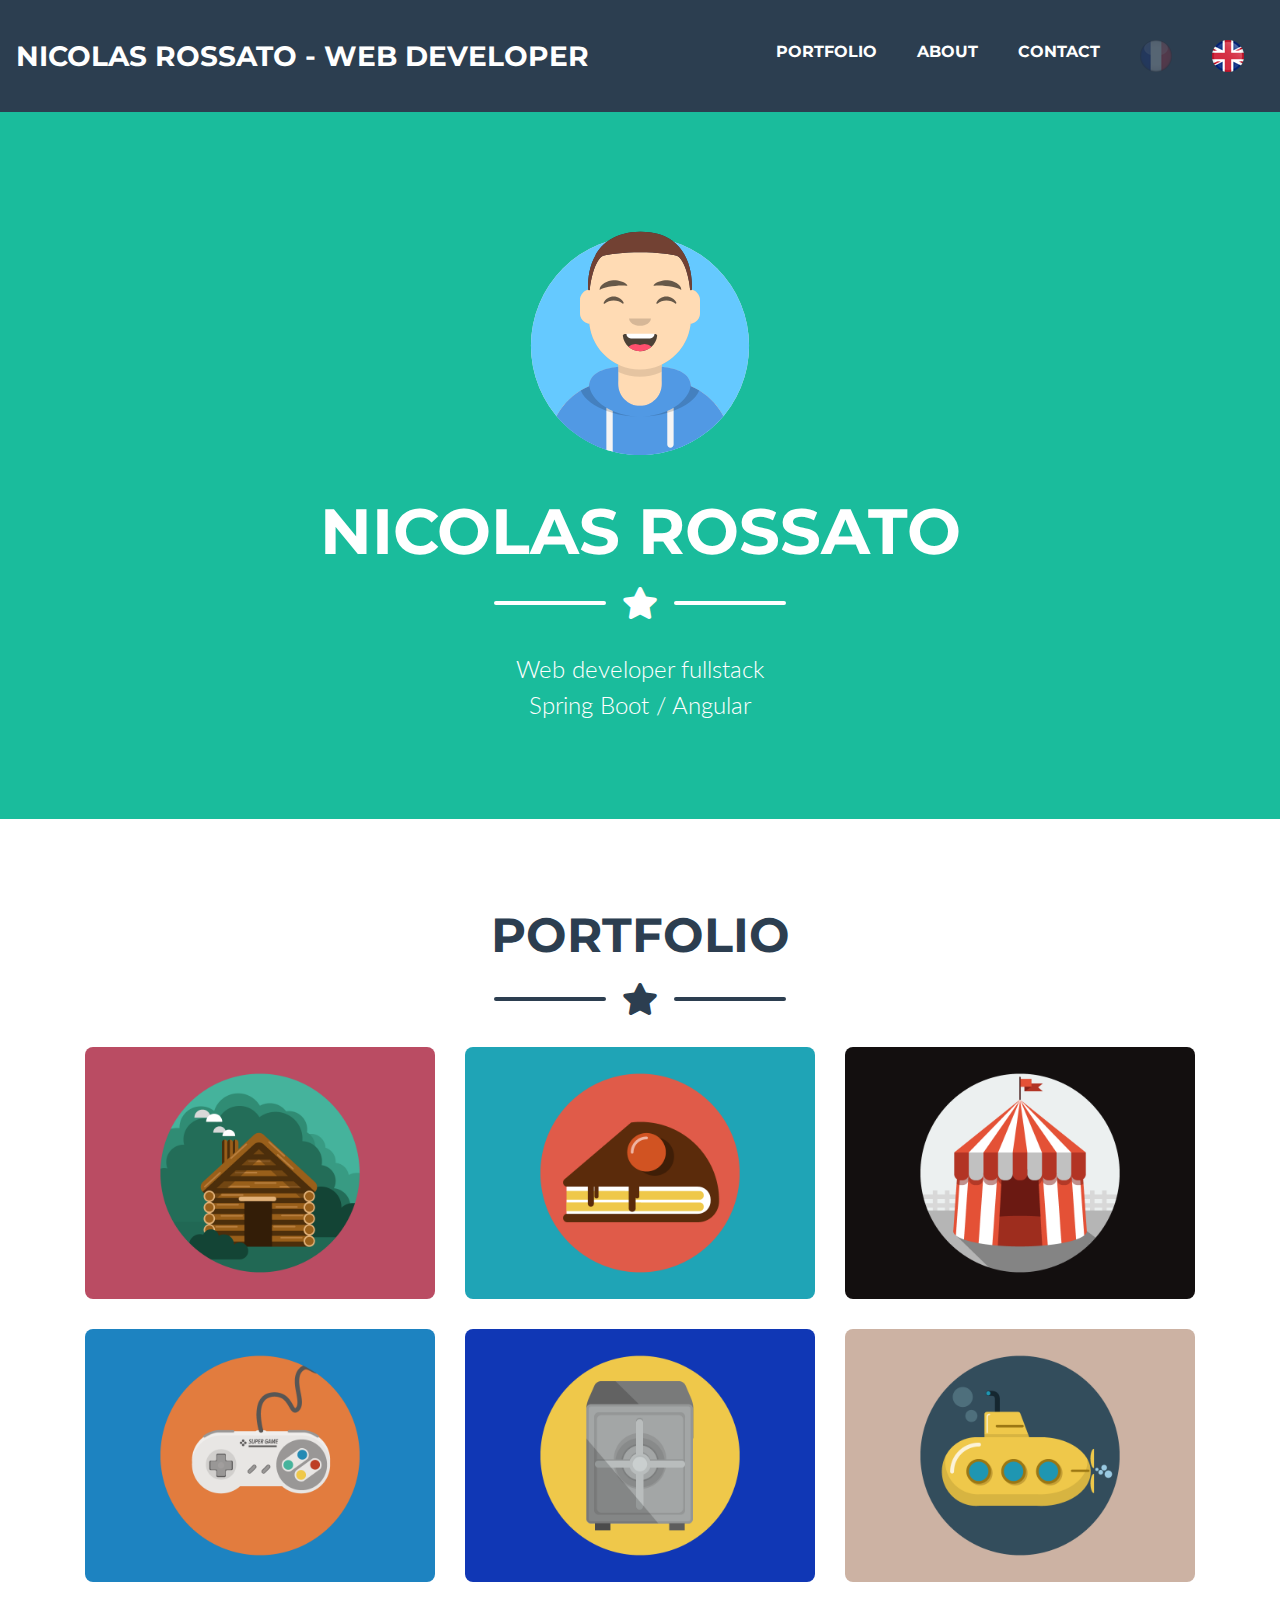
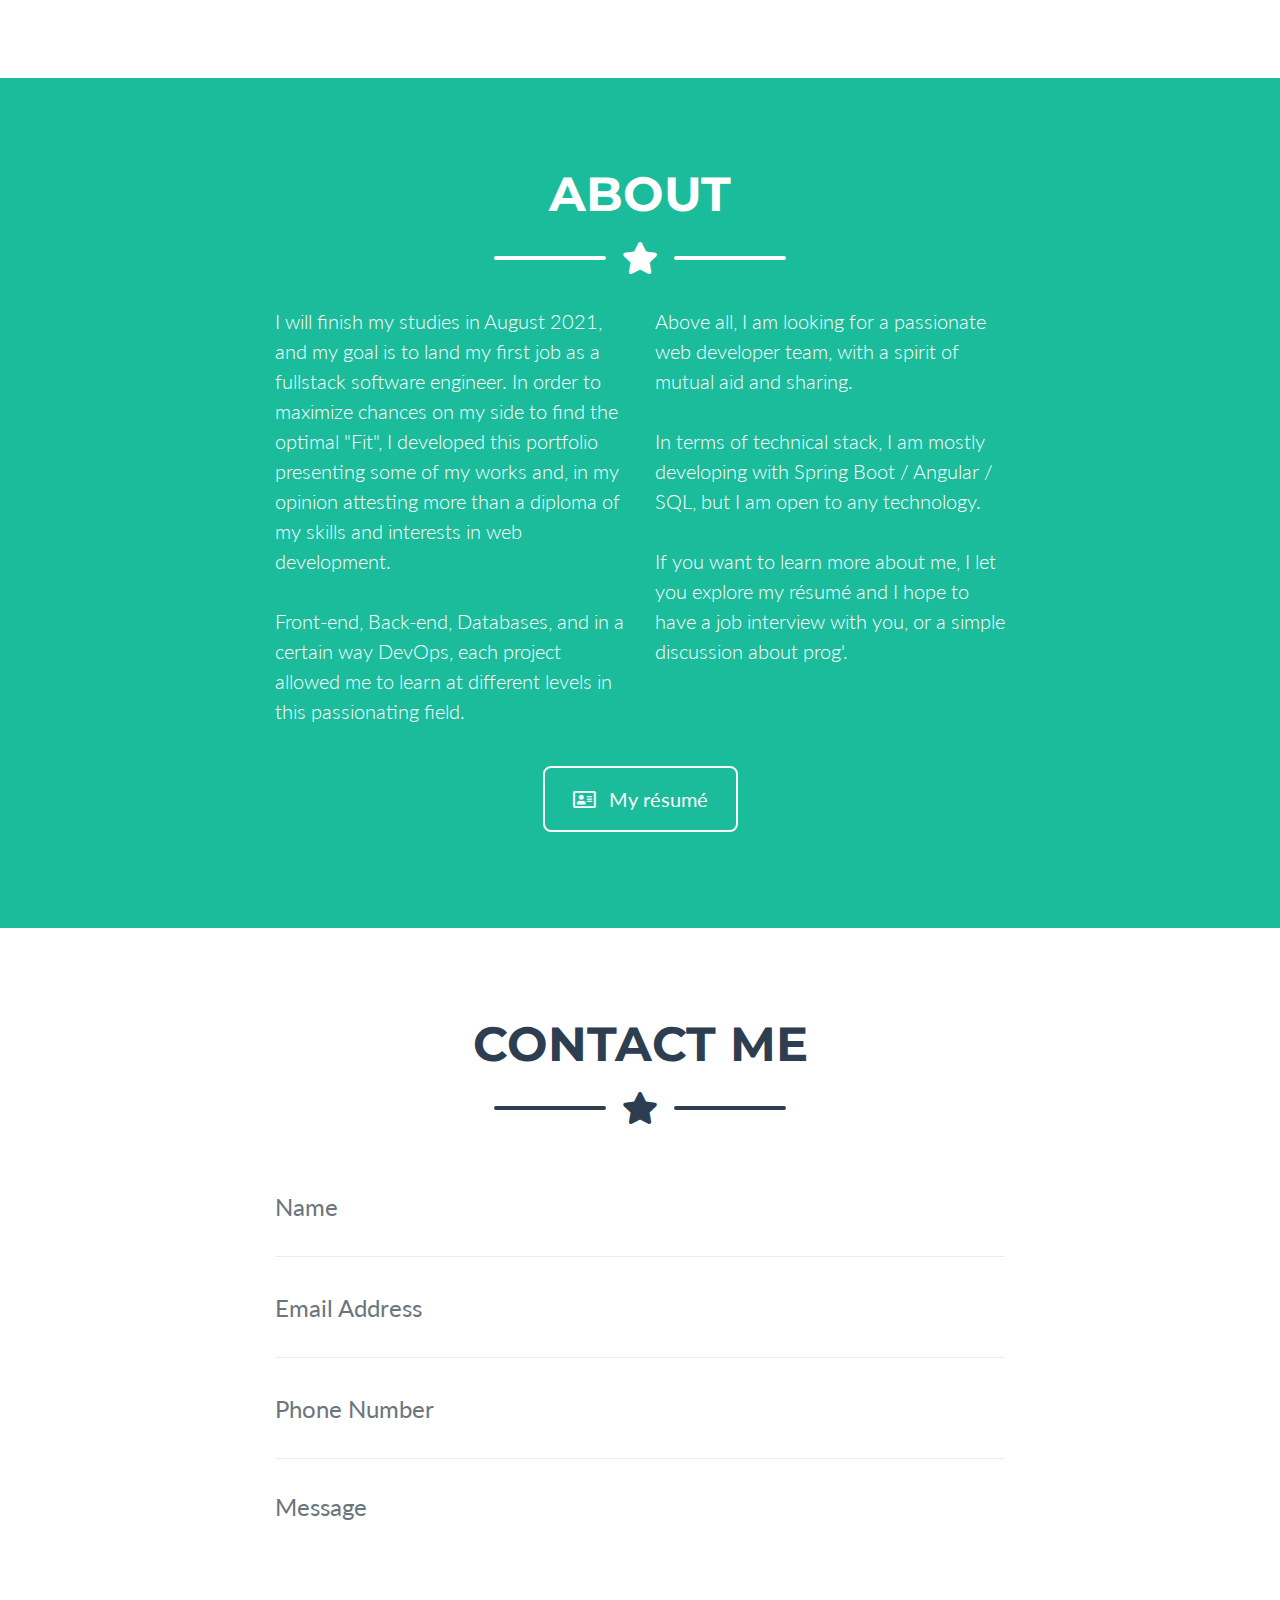
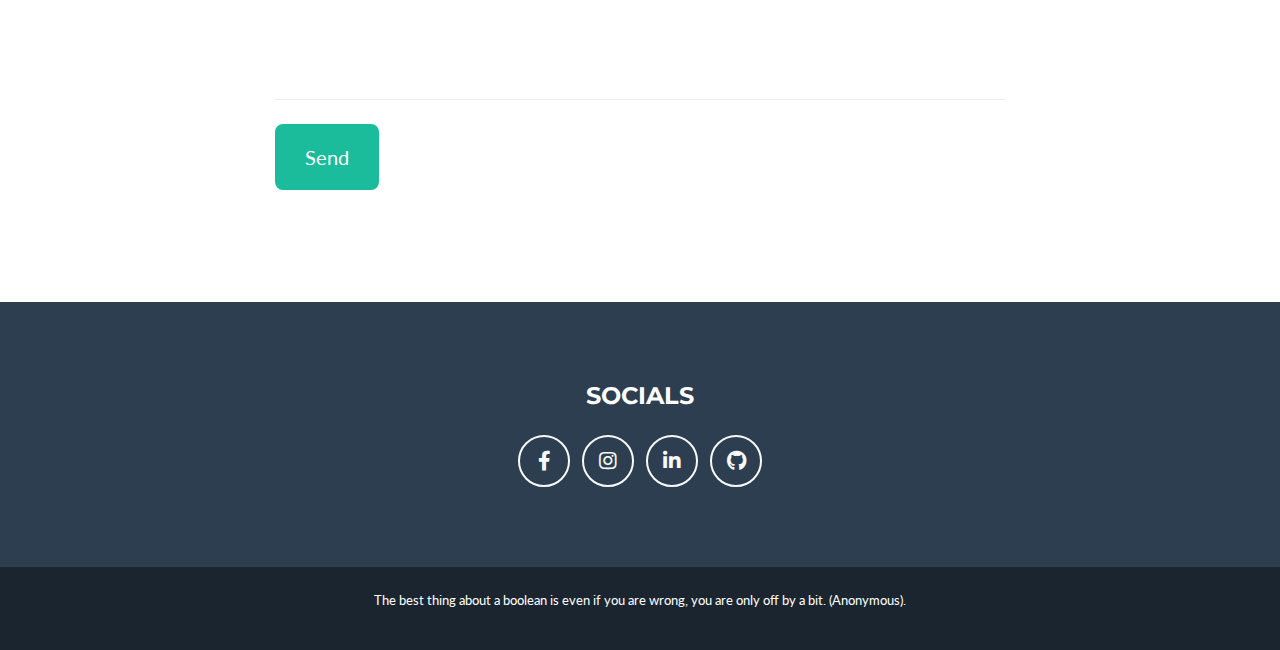
<file: index.html>
<!DOCTYPE html>
<html lang="en">

<head>
  <meta charset="utf-8">
  <meta name="viewport" content="width=device-width, initial-scale=1, shrink-to-fit=no">
  <meta name="description" content="">
  <meta name="author" content="">

  <title>Nicolas Rossato's Portfolio</title>

  <!-- Custom fonts for this theme -->
  <link href="vendor/fontawesome-free/css/all.min.css" rel="stylesheet" type="text/css">
  <link href="https://fonts.googleapis.com/css?family=Montserrat:400,700" rel="stylesheet" type="text/css">
  <link href="https://fonts.googleapis.com/css?family=Lato:400,700,400italic,700italic" rel="stylesheet" type="text/css">

  <!-- Theme CSS -->
  <link href="css/freelancer.min.css" rel="stylesheet">
  <link href="css/custom.css" rel="stylesheet">

</head>

<body id="page-top">

  <!-- Navigation -->
  <nav class="navbar navbar-expand-lg bg-secondary text-uppercase fixed-top" id="mainNav">
    <a class="navbar-brand text-wrap" href="#page-top">Nicolas ROSSATO - WEB developer</a>
    <button class="navbar-toggler navbar-toggler-right text-uppercase font-weight-bold bg-primary text-white rounded" type="button" data-toggle="collapse" data-target="#navbarResponsive" aria-controls="navbarResponsive" aria-expanded="false" aria-label="Toggle navigation">
      Menu
      <i class="fas fa-bars"></i>
    </button>
    <div class="collapse navbar-collapse" id="navbarResponsive">
      <ul class="navbar-nav ml-auto">
        <li class="nav-item mx-0 mx-lg-1">
          <a class="nav-link py-3 px-0 px-lg-3 rounded" href="#portfolio">Portfolio</a>
        </li>
        <li class="nav-item mx-0 mx-lg-1">
          <a class="nav-link py-3 px-0 px-lg-3 rounded" href="#about">About</a>
        </li>
        <li class="nav-item mx-0 mx-lg-1">
          <a class="nav-link py-3 px-0 px-lg-3 rounded" href="#contact">Contact</a>
        </li>
        <li class="nav-item mx-0 mx-lg-1">
          <a class="nav-link py-3 px-0 px-lg-3 rounded" href="./fr.html">
            <img src="img/language/france-flag-3d-round-icon-32.png" class="languageflag">
          </a>
        </li>
        <li class="nav-item mx-0 mx-lg-1 ">
          <a class="nav-link py-3 px-0 px-lg-3 rounded">
            <img src="img/language/united-kingdom-flag-button-round-icon-32.png">
          </a>
        </li>
      </ul>
    </div>
</nav>

  <!-- Masthead -->
  <header class="masthead bg-primary text-white text-center">
    <div class="container d-flex align-items-center flex-column">

      <!-- Masthead Avatar Image -->
      <img class="masthead-avatar mb-5" src="img/avataar.svg" alt="">

      <!-- Masthead Heading -->
      <h1 class="masthead-heading text-uppercase mb-0">Nicolas rossato</h1>

      <!-- Icon Divider -->
      <div class="divider-custom divider-light">
        <div class="divider-custom-line"></div>
        <div class="divider-custom-icon">
          <i class="fas fa-star"></i>
        </div>
        <div class="divider-custom-line"></div>
      </div>

      <!-- Masthead Subheading -->
      <p class="masthead-subheading font-weight-light mb-0">Web developer fullstack</p>
      <p class="masthead-subheading font-weight-light mb-0">Spring Boot / Angular</p>

    </div>
  </header>

  <!-- Portfolio Section -->
  <section class="page-section portfolio" id="portfolio">
    <div class="container">

      <!-- Portfolio Section Heading -->
      <h2 class="page-section-heading text-center text-uppercase text-secondary mb-0">Portfolio</h2>

      <!-- Icon Divider -->
      <div class="divider-custom">
        <div class="divider-custom-line"></div>
        <div class="divider-custom-icon">
          <i class="fas fa-star"></i>
        </div>
        <div class="divider-custom-line"></div>
      </div>

      <!-- Portfolio Grid Items -->
      <div class="row">

        <!-- Portfolio Item 1 -->
        
	        <div class="col-md-6 col-lg-4">
	            <a href="projets/html/pong.html">
	          <div class="portfolio-item mx-auto">
	            <div class="portfolio-item-caption d-flex align-items-center justify-content-center h-100 w-100">
	              <div class="portfolio-item-caption-content text-center text-white">
	                <i class="fas fa-plus fa-3x"></i>
	              </div>
	            </div>
	            <img class="img-fluid" src="img/portfolio/cabin.png" alt="">
	          </div>
	          </a>
	        </div>

        <!-- Portfolio Item 2 -->
        <div class="col-md-6 col-lg-4">
          <div class="portfolio-item mx-auto" data-toggle="modal" data-target="#portfolioModal2">
            <div class="portfolio-item-caption d-flex align-items-center justify-content-center h-100 w-100">
              <div class="portfolio-item-caption-content text-center text-white">
                <i class="fas fa-plus fa-3x"></i>
              </div>
            </div>
            <img class="img-fluid" src="img/portfolio/cake.png" alt="">
          </div>
        </div>

        <!-- Portfolio Item 3 -->
        <div class="col-md-6 col-lg-4">
          <div class="portfolio-item mx-auto" data-toggle="modal" data-target="#portfolioModal3">
            <div class="portfolio-item-caption d-flex align-items-center justify-content-center h-100 w-100">
              <div class="portfolio-item-caption-content text-center text-white">
                <i class="fas fa-plus fa-3x"></i>
              </div>
            </div>
            <img class="img-fluid" src="img/portfolio/circus.png" alt="">
          </div>
        </div>

        <!-- Portfolio Item 4 -->
        <div class="col-md-6 col-lg-4">
          <div class="portfolio-item mx-auto" data-toggle="modal" data-target="#portfolioModal4">
            <div class="portfolio-item-caption d-flex align-items-center justify-content-center h-100 w-100">
              <div class="portfolio-item-caption-content text-center text-white">
                <i class="fas fa-plus fa-3x"></i>
              </div>
            </div>
            <img class="img-fluid" src="img/portfolio/game.png" alt="">
          </div>
        </div>

        <!-- Portfolio Item 5 -->
        <div class="col-md-6 col-lg-4">
          <div class="portfolio-item mx-auto" data-toggle="modal" data-target="#portfolioModal5">
            <div class="portfolio-item-caption d-flex align-items-center justify-content-center h-100 w-100">
              <div class="portfolio-item-caption-content text-center text-white">
                <i class="fas fa-plus fa-3x"></i>
              </div>
            </div>
            <img class="img-fluid" src="img/portfolio/safe.png" alt="">
          </div>
        </div>

        <!-- Portfolio Item 6 -->
        <div class="col-md-6 col-lg-4">
          <div class="portfolio-item mx-auto" data-toggle="modal" data-target="#portfolioModal6">
            <div class="portfolio-item-caption d-flex align-items-center justify-content-center h-100 w-100">
              <div class="portfolio-item-caption-content text-center text-white">
                <i class="fas fa-plus fa-3x"></i>
              </div>
            </div>
            <img class="img-fluid" src="img/portfolio/submarine.png" alt="">
          </div>
        </div>

      </div>
      <!-- /.row -->

    </div>
  </section>

  <!-- About Section -->
  <section class="page-section bg-primary text-white mb-0" id="about">
    <div class="container">

      <!-- About Section Heading -->
      <h2 class="page-section-heading text-center text-uppercase text-white">About</h2>

      <!-- Icon Divider -->
      <div class="divider-custom divider-light">
        <div class="divider-custom-line"></div>
        <div class="divider-custom-icon">
          <i class="fas fa-star"></i>
        </div>
        <div class="divider-custom-line"></div>
      </div>

      <!-- About Section Content -->
      <div class="row">
        <div class="col-lg-4 ml-auto">
          <p class="lead">I will finish my studies in August 2021, and my goal is to land my first job as a fullstack software engineer. 
            In order to maximize chances on my side to find the optimal "Fit", I developed this portfolio presenting some of my works and, in my opinion attesting more than a diploma 
            of my skills and interests in web development. 
            <br><br>
            Front-end, Back-end, Databases, and in a certain way DevOps, each project allowed me to learn at different levels in this passionating field. 
          </p>
        </div>
        <div class="col-lg-4 mr-auto">
          <p class="lead">Above all, I am looking for a passionate web developer team, with a spirit of mutual aid and sharing. 
            <br><br>
            In terms of technical stack, 
            I am mostly developing with Spring Boot / Angular / SQL, but I am open to any technology. 
            <br><br>
            If you want to learn more about me, I let you explore my résumé and I hope
            to have a job interview with you, or a simple discussion about prog'. 
          </p>
        </div>
      </div>

      <!-- About Section Button -->
      <div class="text-center mt-4">
        <a class="btn btn-xl btn-outline-light" href="./cv.html">
          <i class="far fa-address-card mr-2"></i>
          My résumé
        </a>
      </div>

    </div>
  </section>

  <!-- Contact Section -->
  <section class="page-section" id="contact">
    <div class="container">

      <!-- Contact Section Heading -->
      <h2 class="page-section-heading text-center text-uppercase text-secondary mb-0">Contact Me</h2>

      <!-- Icon Divider -->
      <div class="divider-custom">
        <div class="divider-custom-line"></div>
        <div class="divider-custom-icon">
          <i class="fas fa-star"></i>
        </div>
        <div class="divider-custom-line"></div>
      </div>

      <!-- Contact Section Form -->
      <div class="row">
        <div class="col-lg-8 mx-auto">
          <!-- To configure the contact form email address, go to mail/contact_me.php and update the email address in the PHP file on line 19. -->
          <form name="sentMessage" id="contactForm" novalidate="novalidate">
            <div class="control-group">
              <div class="form-group floating-label-form-group controls mb-0 pb-2">
                <label>Name</label>
                <input class="form-control" id="name" type="text" placeholder="Name" required="required" data-validation-required-message="Please enter your name.">
                <p class="help-block text-danger"></p>
              </div>
            </div>
            <div class="control-group">
              <div class="form-group floating-label-form-group controls mb-0 pb-2">
                <label>Email Address</label>
                <input class="form-control" id="email" type="email" placeholder="Email Address" required="required" data-validation-required-message="Please enter your email address.">
                <p class="help-block text-danger"></p>
              </div>
            </div>
            <div class="control-group">
              <div class="form-group floating-label-form-group controls mb-0 pb-2">
                <label>Phone Number</label>
                <input class="form-control" id="phone" type="tel" placeholder="Phone Number" required="required" data-validation-required-message="Please enter your phone number.">
                <p class="help-block text-danger"></p>
              </div>
            </div>
            <div class="control-group">
              <div class="form-group floating-label-form-group controls mb-0 pb-2">
                <label>Message</label>
                <textarea class="form-control" id="message" rows="5" placeholder="Message" required="required" data-validation-required-message="Please enter a message."></textarea>
                <p class="help-block text-danger"></p>
              </div>
            </div>
            <br>
            <div id="success"></div>
            <div class="form-group">
              <button type="submit" class="btn btn-primary btn-xl" id="sendMessageButton">Send</button>
            </div>
          </form>
        </div>
      </div>

    </div>
  </section>

  <!-- Footer -->
  <footer class="footer text-center">
    <h4 class="text-uppercase mb-4">Socials</h4>
    <a class="btn btn-outline-light btn-social mx-1" href="https://www.facebook.com/nicolas.rossato/" target="_blank">
      <i class="fab fa-fw fa-facebook-f"></i>
    </a>
    <a class="btn btn-outline-light btn-social mx-1" href="https://www.instagram.com/nicolasrossato/" target="_blank">
      <i class="fab fa-fw fa-instagram"></i>
    </a>
    <a class="btn btn-outline-light btn-social mx-1" href="https://www.linkedin.com/in/nicolas-rossato-743204125/" target="_blank">
      <i class="fab fa-fw fa-linkedin-in"></i>
    </a>
    <a class="btn btn-outline-light btn-social mx-1" href="https://github.com/rossnico" target="_blank">
      <i class="fab fa-fw fa-github"></i>
    </a>
</footer>

  <!-- Copyright Section -->
  <section class="copyright py-4 text-center text-white">
    <div class="container">
      <small><blockquote id="quotationen"></blockquote>
      </small>
    </div>
  </section>

  <!-- Scroll to Top Button (Only visible on small and extra-small screen sizes) -->
  <div class="scroll-to-top d-lg-none position-fixed ">
    <a class="js-scroll-trigger d-block text-center text-white rounded" href="#page-top">
      <i class="fa fa-chevron-up"></i>
    </a>
  </div>

  <!-- Bootstrap core JavaScript -->
    <script src="https://code.jquery.com/jquery-3.2.1.min.js"></script>
    <script src="https://cdn.jsdelivr.net/npm/popper.js@1.16.0/dist/umd/popper.min.js" integrity="sha384-Q6E9RHvbIyZFJoft+2mJbHaEWldlvI9IOYy5n3zV9zzTtmI3UksdQRVvoxMfooAo" crossorigin="anonymous"></script>
    <script src="https://stackpath.bootstrapcdn.com/bootstrap/4.4.1/js/bootstrap.min.js" integrity="sha384-wfSDF2E50Y2D1uUdj0O3uMBJnjuUD4Ih7YwaYd1iqfktj0Uod8GCExl3Og8ifwB6" crossorigin="anonymous"></script>

  <!-- Contact Form JavaScript -->
  <script src="js/jqBootstrapValidation.js"></script>
  <script src="js/contact_me.js"></script>

  <!-- Custom scripts for this template -->
  <script src="js/freelancer.min.js"></script>
  <script src="js/custom.js"></script>

</body>

</html>
</file>
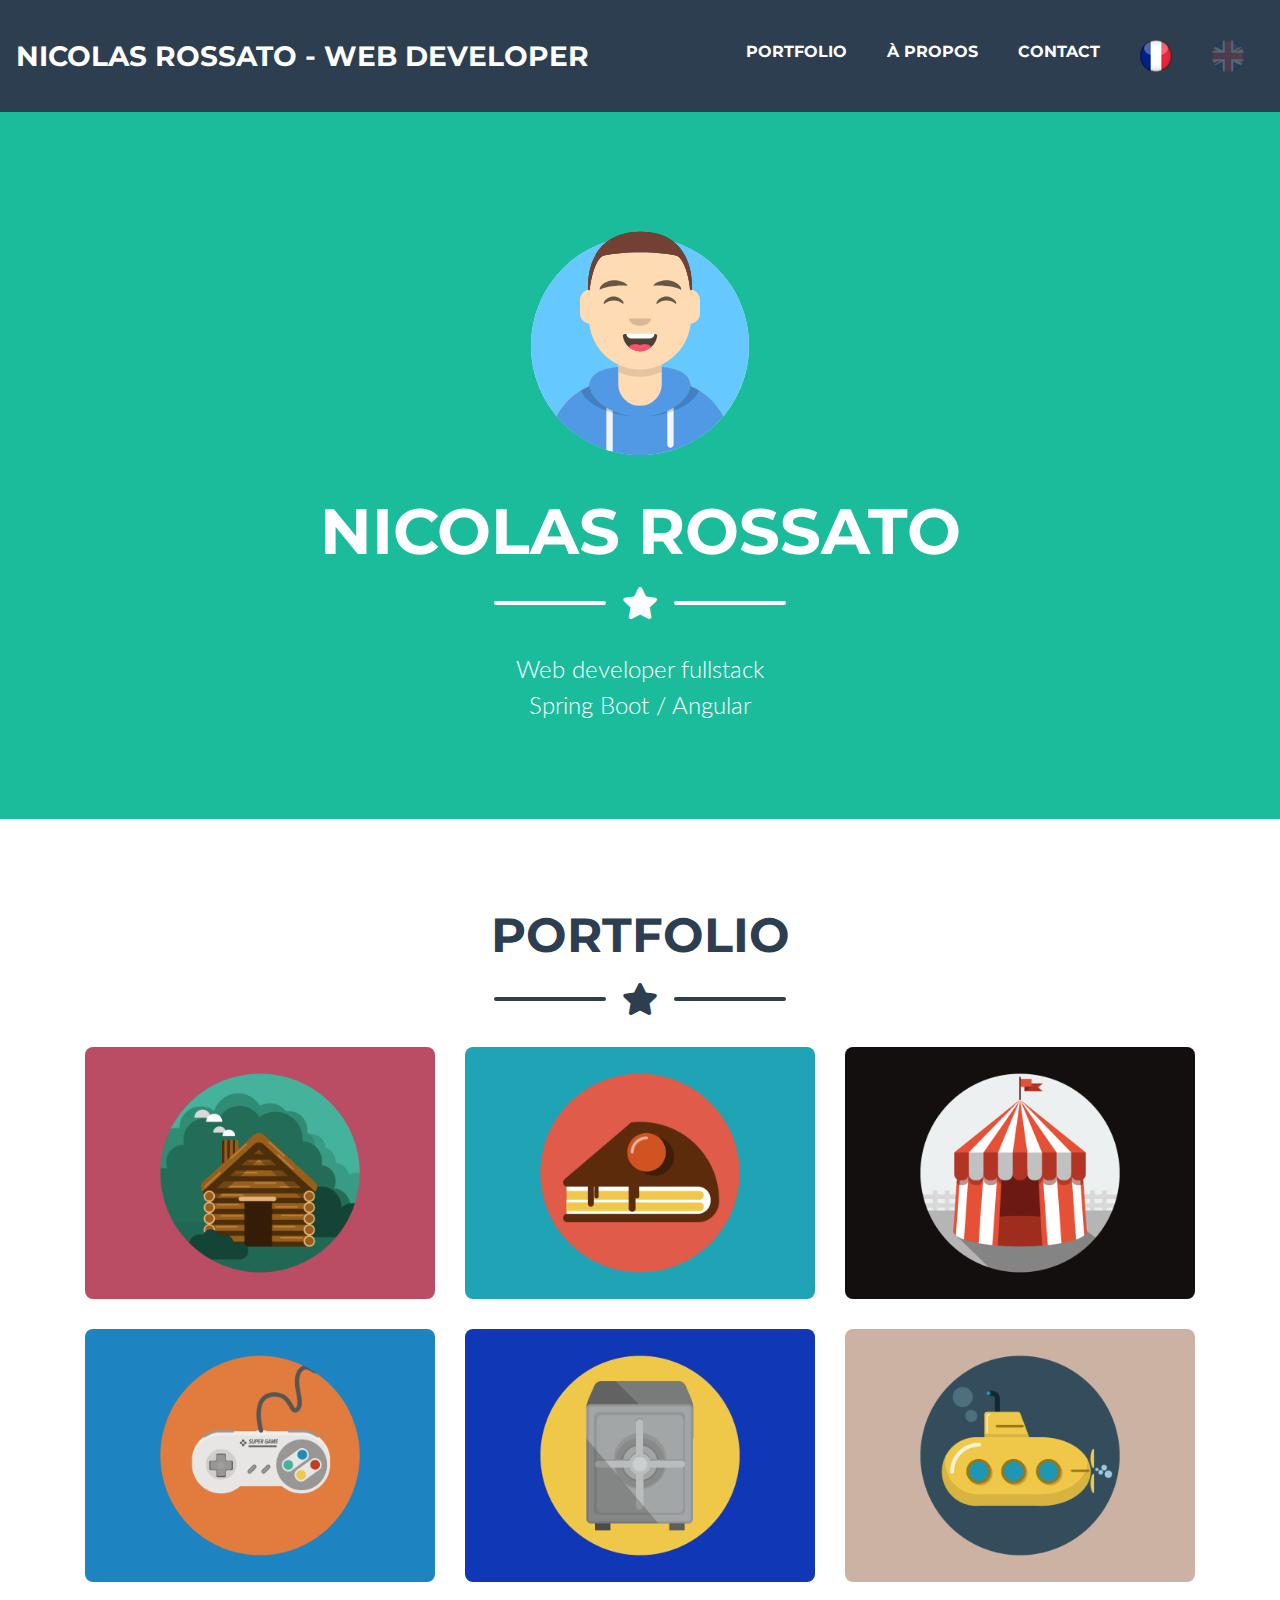
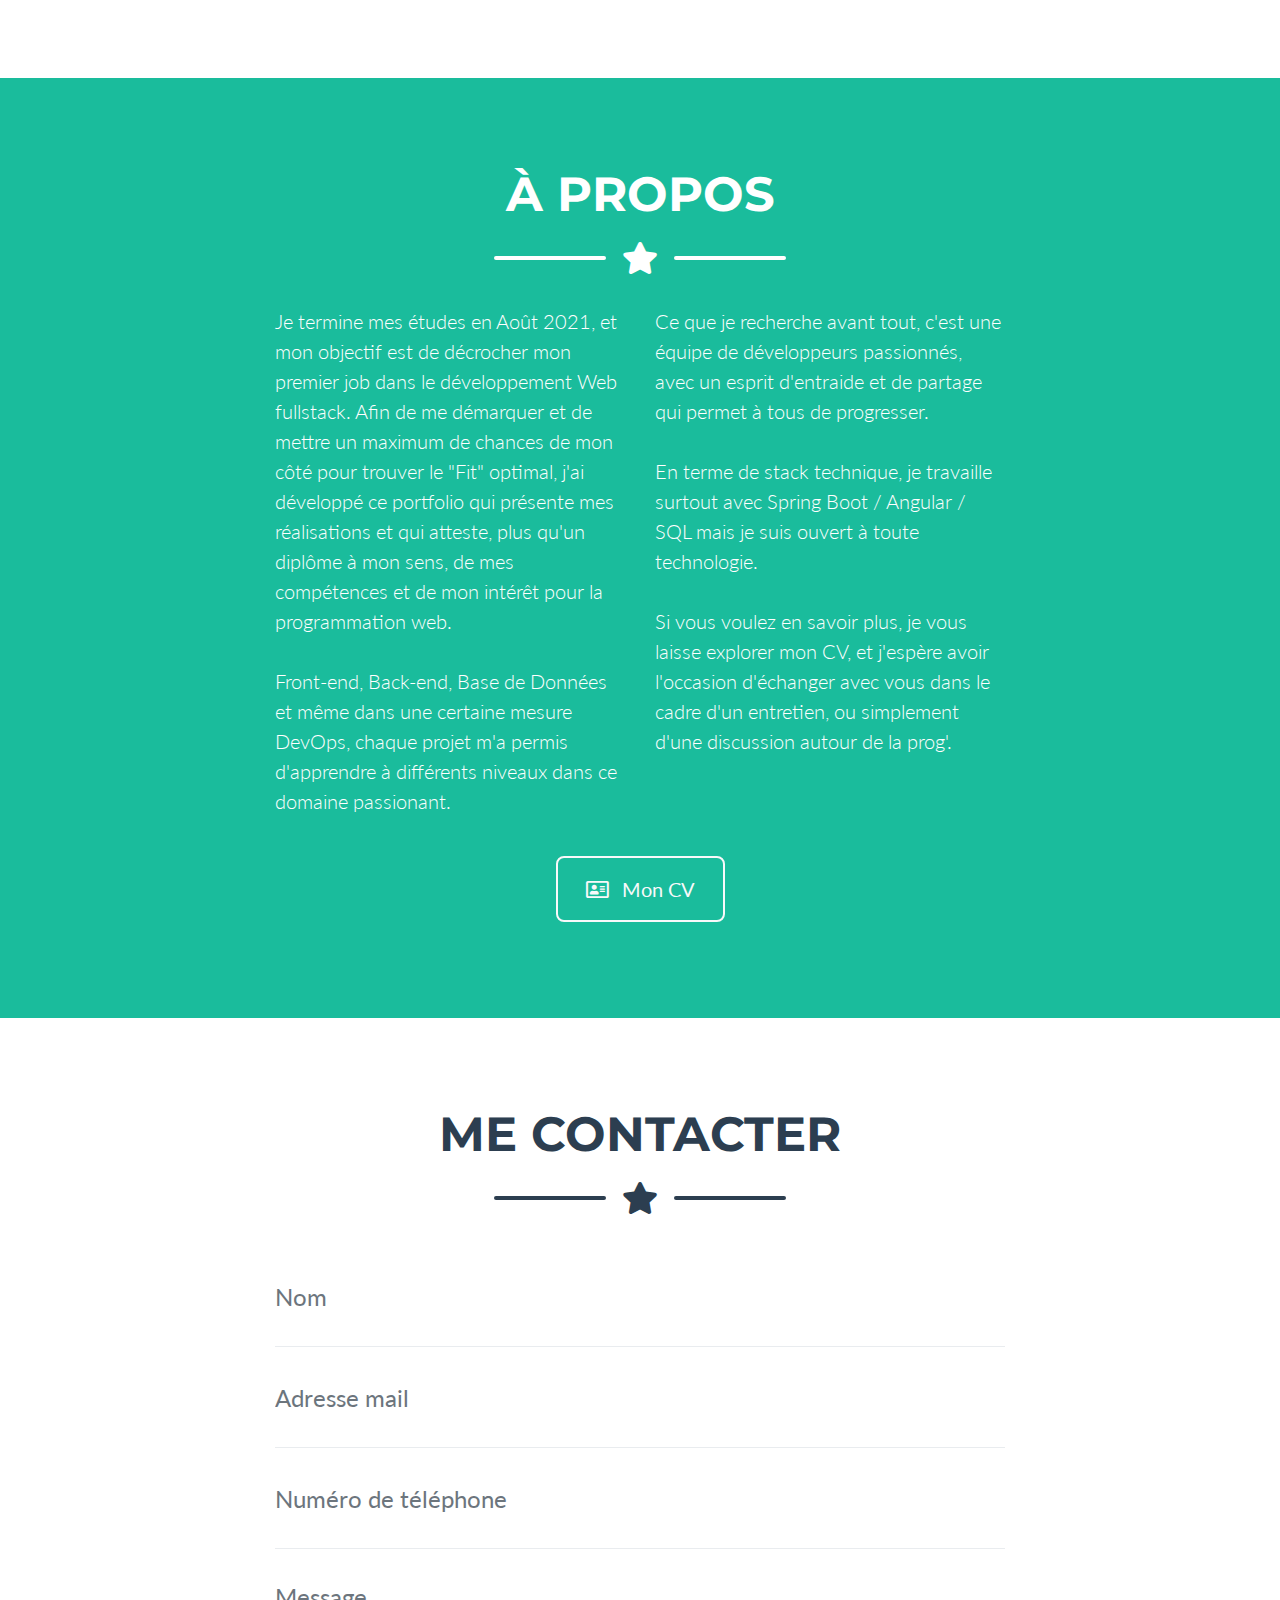
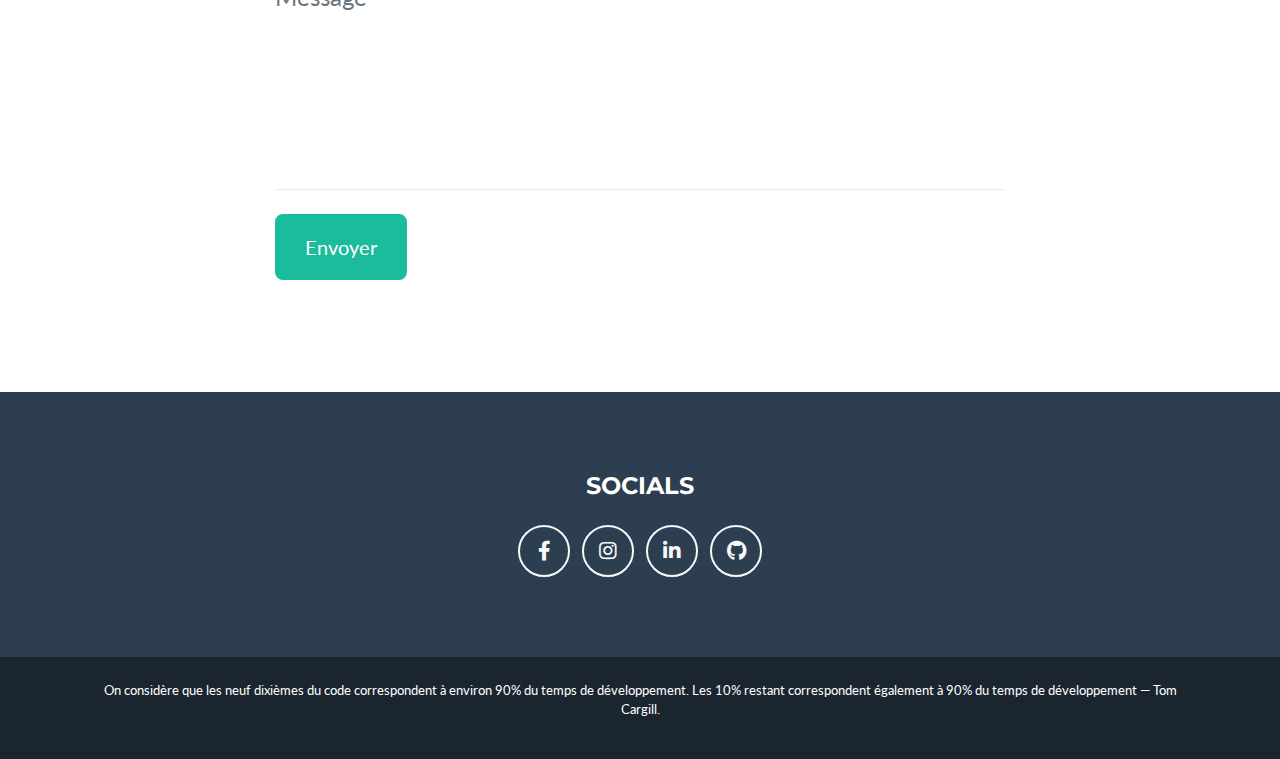
<file: fr.html>
<!DOCTYPE html>
<html lang="en">

<head>

  <meta charset="utf-8">
  <meta name="viewport" content="width=device-width, initial-scale=1, shrink-to-fit=no">
  <meta name="description" content="">
  <meta name="author" content="">

  <title>Portfolio de Nicolas Rossato</title>

  <!-- Custom fonts for this theme -->
  <link href="vendor/fontawesome-free/css/all.min.css" rel="stylesheet" type="text/css">
  <link href="https://fonts.googleapis.com/css?family=Montserrat:400,700" rel="stylesheet" type="text/css">
  <link href="https://fonts.googleapis.com/css?family=Lato:400,700,400italic,700italic" rel="stylesheet" type="text/css">

  <!-- Theme CSS -->
  <link href="css/freelancer.min.css" rel="stylesheet">
  <link href="css/custom.css" rel="stylesheet">

</head>

<body id="page-top">

  <!-- Navigation -->
  <nav class="navbar navbar-expand-lg bg-secondary text-uppercase fixed-top" id="mainNav">
      <a class="navbar-brand text-wrap" href="#page-top">Nicolas ROSSATO - WEB developer</a>
      <button class="navbar-toggler navbar-toggler-right text-uppercase font-weight-bold bg-primary text-white rounded" type="button" data-toggle="collapse" data-target="#navbarResponsive" aria-controls="navbarResponsive" aria-expanded="false" aria-label="Toggle navigation">
        Menu
        <i class="fas fa-bars"></i>
      </button>
      <div class="collapse navbar-collapse" id="navbarResponsive">
        <ul class="navbar-nav ml-auto">
          <li class="nav-item mx-0 mx-lg-1">
            <a class="nav-link py-3 px-0 px-lg-3 rounded" href="#portfolio">Portfolio</a>
          </li>
          <li class="nav-item mx-0 mx-lg-1">
            <a class="nav-link py-3 px-0 px-lg-3 rounded" href="#about">À propos</a>
          </li>
          <li class="nav-item mx-0 mx-lg-1">
            <a class="nav-link py-3 px-0 px-lg-3 rounded" href="#contact">Contact</a>
          </li>
          <li class="nav-item mx-0 mx-lg-1">
            <a class="nav-link py-3 px-0 px-lg-3 rounded" href="#">
              <img src="img/language/france-flag-3d-round-icon-32.png">
            </a>
          </li>
          <li class="nav-item mx-0 mx-lg-1 ">
            <a class="nav-link py-3 px-0 px-lg-3 rounded" href="./index.html">
              <img src="img/language/united-kingdom-flag-button-round-icon-32.png" class="languageflag" >
            </a>
          </li>
        </ul>
      </div>
  </nav>

  <!-- Masthead -->
  <header class="masthead bg-primary text-white text-center">
    <div class="container d-flex align-items-center flex-column">

      <!-- Masthead Avatar Image -->
      <img class="masthead-avatar mb-5" src="img/avataar.svg" alt="">

      <!-- Masthead Heading -->
      <h1 class="masthead-heading text-uppercase mb-0">Nicolas rossato</h1>

      <!-- Icon Divider -->
      <div class="divider-custom divider-light">
        <div class="divider-custom-line"></div>
        <div class="divider-custom-icon">
          <i class="fas fa-star"></i>
        </div>
        <div class="divider-custom-line"></div>
      </div>

      <!-- Masthead Subheading -->
      <p class="masthead-subheading font-weight-light mb-0">Web developer fullstack</p>
      <p class="masthead-subheading font-weight-light mb-0">Spring Boot / Angular</p>

    </div>
  </header>

  <!-- Portfolio Section -->
  <section class="page-section portfolio" id="portfolio">
    <div class="container">

      <!-- Portfolio Section Heading -->
      <h2 class="page-section-heading text-center text-uppercase text-secondary mb-0">Portfolio</h2>

      <!-- Icon Divider -->
      <div class="divider-custom">
        <div class="divider-custom-line"></div>
        <div class="divider-custom-icon">
          <i class="fas fa-star"></i>
        </div>
        <div class="divider-custom-line"></div>
      </div>

      <!-- Portfolio Grid Items -->
      <div class="row">

        <!-- Portfolio Item 1 -->
        
	        <div class="col-md-6 col-lg-4">
	            <a href="projets/html/pong.html">
	          <div class="portfolio-item mx-auto">
	            <div class="portfolio-item-caption d-flex align-items-center justify-content-center h-100 w-100">
	              <div class="portfolio-item-caption-content text-center text-white">
	                <i class="fas fa-plus fa-3x"></i>
	              </div>
	            </div>
	            <img class="img-fluid" src="img/portfolio/cabin.png" alt="">
	          </div>
	          </a>
	        </div>

        <!-- Portfolio Item 2 -->
        <div class="col-md-6 col-lg-4">
          <div class="portfolio-item mx-auto" data-toggle="modal" data-target="#portfolioModal2">
            <div class="portfolio-item-caption d-flex align-items-center justify-content-center h-100 w-100">
              <div class="portfolio-item-caption-content text-center text-white">
                <i class="fas fa-plus fa-3x"></i>
              </div>
            </div>
            <img class="img-fluid" src="img/portfolio/cake.png" alt="">
          </div>
        </div>

        <!-- Portfolio Item 3 -->
        <div class="col-md-6 col-lg-4">
          <div class="portfolio-item mx-auto" data-toggle="modal" data-target="#portfolioModal3">
            <div class="portfolio-item-caption d-flex align-items-center justify-content-center h-100 w-100">
              <div class="portfolio-item-caption-content text-center text-white">
                <i class="fas fa-plus fa-3x"></i>
              </div>
            </div>
            <img class="img-fluid" src="img/portfolio/circus.png" alt="">
          </div>
        </div>

        <!-- Portfolio Item 4 -->
        <div class="col-md-6 col-lg-4">
          <div class="portfolio-item mx-auto" data-toggle="modal" data-target="#portfolioModal4">
            <div class="portfolio-item-caption d-flex align-items-center justify-content-center h-100 w-100">
              <div class="portfolio-item-caption-content text-center text-white">
                <i class="fas fa-plus fa-3x"></i>
              </div>
            </div>
            <img class="img-fluid" src="img/portfolio/game.png" alt="">
          </div>
        </div>

        <!-- Portfolio Item 5 -->
        <div class="col-md-6 col-lg-4">
          <div class="portfolio-item mx-auto" data-toggle="modal" data-target="#portfolioModal5">
            <div class="portfolio-item-caption d-flex align-items-center justify-content-center h-100 w-100">
              <div class="portfolio-item-caption-content text-center text-white">
                <i class="fas fa-plus fa-3x"></i>
              </div>
            </div>
            <img class="img-fluid" src="img/portfolio/safe.png" alt="">
          </div>
        </div>

        <!-- Portfolio Item 6 -->
        <div class="col-md-6 col-lg-4">
          <div class="portfolio-item mx-auto" data-toggle="modal" data-target="#portfolioModal6">
            <div class="portfolio-item-caption d-flex align-items-center justify-content-center h-100 w-100">
              <div class="portfolio-item-caption-content text-center text-white">
                <i class="fas fa-plus fa-3x"></i>
              </div>
            </div>
            <img class="img-fluid" src="img/portfolio/submarine.png" alt="">
          </div>
        </div>

      </div>
      <!-- /.row -->

    </div>
  </section>

  <!-- About Section -->
  <section class="page-section bg-primary text-white mb-0" id="about">
    <div class="container">

      <!-- About Section Heading -->
      <h2 class="page-section-heading text-center text-uppercase text-white">À propos</h2>

      <!-- Icon Divider -->
      <div class="divider-custom divider-light">
        <div class="divider-custom-line"></div>
        <div class="divider-custom-icon">
          <i class="fas fa-star"></i>
        </div>
        <div class="divider-custom-line"></div>
      </div>

      <!-- About Section Content -->
      <div class="row">
        <div class="col-lg-4 ml-auto">
          <p class="lead">Je termine mes études en Août 2021, et mon objectif est de décrocher mon premier job dans le développement Web fullstack.
            Afin de me démarquer et de mettre un maximum de chances de mon côté pour trouver le "Fit" optimal, j'ai développé ce portfolio qui présente mes réalisations et qui atteste, 
            plus qu'un diplôme à mon sens, de mes compétences et de mon intérêt pour la programmation web. 
            <br>  <br>
            Front-end, Back-end, Base de Données et même dans une certaine mesure DevOps, 
            chaque projet m'a permis d'apprendre à différents niveaux dans ce domaine passionant.
          </p>
        </div>
        <div class="col-lg-4 mr-auto">
          <p class="lead">Ce que je recherche avant tout, c'est une équipe de développeurs passionnés, avec un esprit d'entraide et de partage qui permet à tous de progresser. 
            <br><br>
            En terme de stack technique, je travaille surtout avec Spring Boot / Angular / SQL mais je suis ouvert à toute technologie. 
            <br><br>
            Si vous voulez en savoir plus, je vous laisse explorer mon CV, et j'espère avoir
            l'occasion d'échanger avec vous dans le cadre d'un entretien, ou simplement d'une discussion autour de la prog'. 
          </p>
        </div>
      </div>

      <!-- About Section Button -->
      <div class="text-center mt-4">
        <a class="btn btn-xl btn-outline-light" href="./cv.html">
          <i class="far fa-address-card mr-2"></i>
          Mon CV
        </a>
      </div>

    </div>
  </section>

  <!-- Contact Section -->
  <section class="page-section" id="contact">
    <div class="container">

      <!-- Contact Section Heading -->
      <h2 class="page-section-heading text-center text-uppercase text-secondary mb-0">Me contacter</h2>

      <!-- Icon Divider -->
      <div class="divider-custom">
        <div class="divider-custom-line"></div>
        <div class="divider-custom-icon">
          <i class="fas fa-star"></i>
        </div>
        <div class="divider-custom-line"></div>
      </div>

      <!-- Contact Section Form -->
      <div class="row">
        <div class="col-lg-8 mx-auto">
          <!-- To configure the contact form email address, go to mail/contact_me.php and update the email address in the PHP file on line 19. -->
          <form name="sentMessage" id="contactForm" novalidate="novalidate">
            <div class="control-group">
              <div class="form-group floating-label-form-group controls mb-0 pb-2">
                <label>Nom</label>
                <input class="form-control" id="name" type="text" placeholder="Nom" required="required" data-validation-required-message="Please enter your name.">
                <p class="help-block text-danger"></p>
              </div>
            </div>
            <div class="control-group">
              <div class="form-group floating-label-form-group controls mb-0 pb-2">
                <label>Adresse mail</label>
                <input class="form-control" id="email" type="email" placeholder="Adresse mail" required="required" data-validation-required-message="Please enter your email address.">
                <p class="help-block text-danger"></p>
              </div>
            </div>
            <div class="control-group">
              <div class="form-group floating-label-form-group controls mb-0 pb-2">
                <label>Numéro de téléphone</label>
                <input class="form-control" id="phone" type="tel" placeholder="Numéro de téléphone" required="required" data-validation-required-message="Please enter your phone number.">
                <p class="help-block text-danger"></p>
              </div>
            </div>
            <div class="control-group">
              <div class="form-group floating-label-form-group controls mb-0 pb-2">
                <label>Message</label>
                <textarea class="form-control" id="message" rows="5" placeholder="Message" required="required" data-validation-required-message="Please enter a message."></textarea>
                <p class="help-block tex  t-danger"></p>
              </div>
            </div>
            <br>
            <div id="success"></div>
            <div class="form-group">
              <button type="submit" class="btn btn-primary btn-xl" id="sendMessageButton">Envoyer</button>
            </div>
          </form>
        </div>
      </div>

    </div>
  </section>

  <!-- Footer -->
  <footer class="footer text-center">
          <h4 class="text-uppercase mb-4">Socials</h4>
          <a class="btn btn-outline-light btn-social mx-1" href="https://www.facebook.com/nicolas.rossato/" target="_blank">
            <i class="fab fa-fw fa-facebook-f"></i>
          </a>
          <a class="btn btn-outline-light btn-social mx-1" href="https://www.instagram.com/nicolasrossato/" target="_blank">
            <i class="fab fa-fw fa-instagram"></i>
          </a>
          <a class="btn btn-outline-light btn-social mx-1" href="https://www.linkedin.com/in/nicolas-rossato-743204125/" target="_blank">
            <i class="fab fa-fw fa-linkedin-in"></i>
          </a>
          <a class="btn btn-outline-light btn-social mx-1" href="https://github.com/rossnico" target="_blank">
            <i class="fab fa-fw fa-github"></i>
          </a>
  </footer>

  <!-- Copyright Section -->
  <section class="copyright py-4 text-center text-white">
    <div class="container">
      <small><blockquote id="quotationfr"></blockquote>
      </small>
    </div>
  </section>

  <!-- Scroll to Top Button (Only visible on small and extra-small screen sizes) -->
  <div class="scroll-to-top d-lg-none position-fixed ">
    <a class="js-scroll-trigger d-block text-center text-white rounded" href="#page-top">
      <i class="fa fa-chevron-up"></i>
    </a>
  </div>

  <!-- Bootstrap core JavaScript -->
    <script src="https://code.jquery.com/jquery-3.2.1.min.js"></script>
    <script src="https://cdn.jsdelivr.net/npm/popper.js@1.16.0/dist/umd/popper.min.js" integrity="sha384-Q6E9RHvbIyZFJoft+2mJbHaEWldlvI9IOYy5n3zV9zzTtmI3UksdQRVvoxMfooAo" crossorigin="anonymous"></script>
    <script src="https://stackpath.bootstrapcdn.com/bootstrap/4.4.1/js/bootstrap.min.js" integrity="sha384-wfSDF2E50Y2D1uUdj0O3uMBJnjuUD4Ih7YwaYd1iqfktj0Uod8GCExl3Og8ifwB6" crossorigin="anonymous"></script>

  <!-- Contact Form JavaScript -->
  <script src="js/jqBootstrapValidation.js"></script>
  <script src="js/contact_me.js"></script>

  <!-- Custom scripts for this template -->
  <script src="js/freelancer.min.js"></script>
  <script src="js/custom.js"></script>

</body>

</html>
</file>
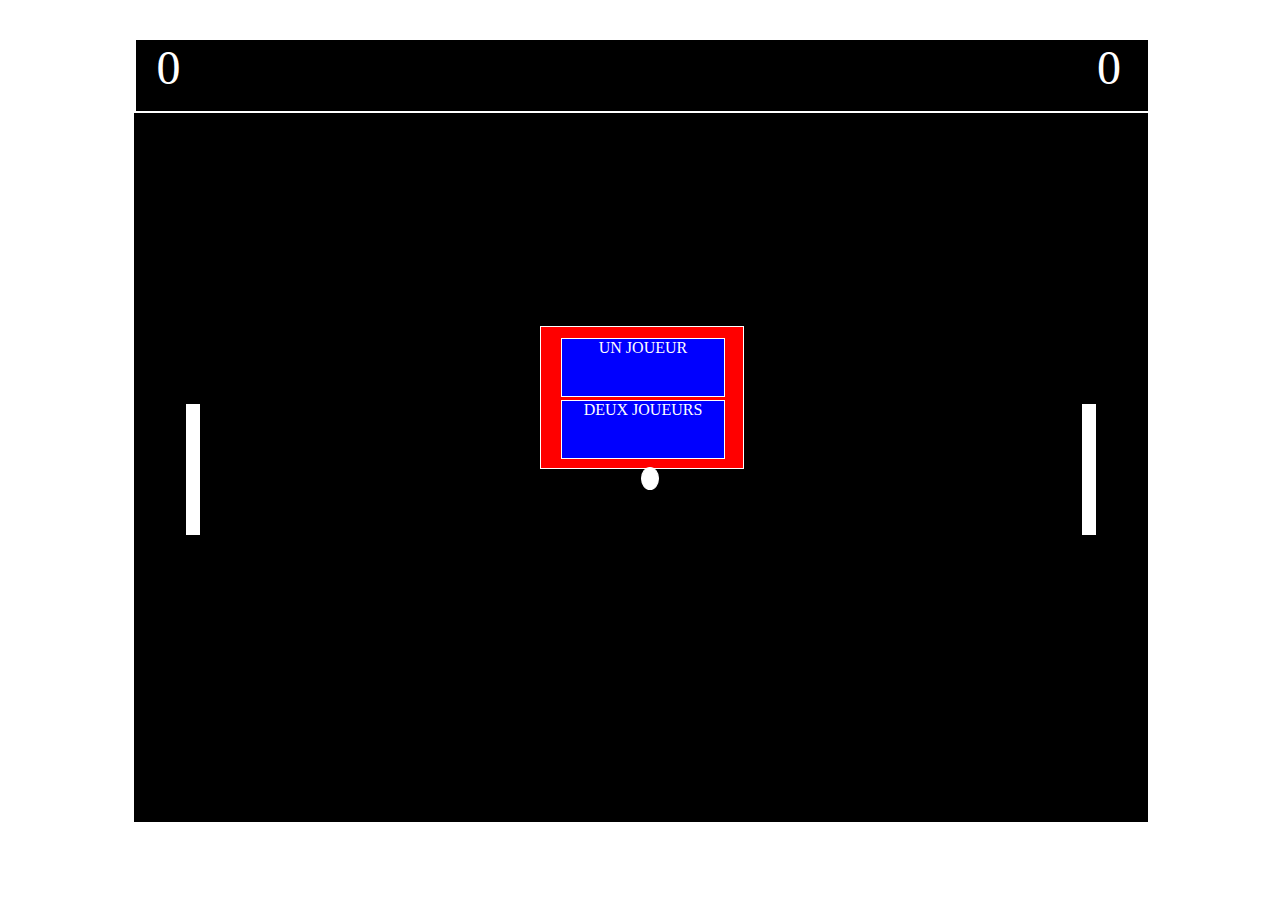
<file: projets/html/pong.html>
<html lang="en">
  	<head>
	    <meta charset="utf-8">
	    <meta name="viewport" content="width=device-width, initial-scale=1, shrink-to-fit=no">
	    <link rel="stylesheet" href="../css/pong.css">
	</head>



	<body>
		<div id="score">
			<span class="compteur" id="compteurj2"></span>
			<span class="compteur" id="compteurj1"></span>
		</div>
		<div id="board">
			<div id="menu">
				<div class="button" id="boutonun">
					UN JOUEUR
				</div>
				<div class="button" id="boutondeux">
					DEUX JOUEURS
				</div>
			</div>
			<div class="baton" id="baton1">
			</div>
			<div class="baton" id="baton2">
			</div>
			<div id="ball">
			</div>
		</div>
		<div id="demo">
		</div>
		<div id="demo1">
		</div>
		<div id="demo2">
		</div>
		<div id="demo3">
		</div>
	</body>


	<script>
//Raccourcis element
var menu = document.getElementById("menu");
var boutonun = document.getElementById("boutonun");
var boutondeux = document.getElementById("boutondeux");
var gamemode = 0;

//Variabilisation des fonctions
		var moveBatonTwoP = function(){movebaton2(event)};
		var moveBatonOneP = function(){movebaton1(event)};
		var stopBatonAll = function(){stopbaton(event)};
		var startTwoP = function(){twoPlayers()};
		var startOneP = function(){onePlayer()};
		var menuPrincipalFromOne = function(){displayMenu(1)};
		var menuPrincipalFromTwo = function(){displayMenu(2)};
//Menu Scores etc..
		boutondeux.addEventListener("click",startTwoP);
		boutonun.addEventListener("click",startOneP);

		var pointj1=0;
		var pointj2=0;
		document.getElementById("compteurj1").innerHTML = pointj1;
		document.getElementById("compteurj2").innerHTML = pointj2;

		function score(joueur){
			if (joueur==1){
				pointj1++;
				document.getElementById("compteurj1").innerHTML = pointj1;
			}
			if (joueur==2){
				pointj2++;
				document.getElementById("compteurj2").innerHTML = pointj2;
			}
		}


//Pour bouger les bâtons
		var baton1 = document.getElementById("baton1");
		var inter1;
		var inter2;
		var pos1 = 41;
		var pos2 = 41;
		var moving1 = false;
		var moving2 = false;


		function movebaton2(event){
			var key = event.keyCode;
			if (key == 80 && moving1 == false){
				inter1 = setInterval(baton11,0.01);
				moving1 = true;
			}

			if (key == 77 && moving1 == false){
				inter1 = setInterval(baton12,0.01);
				moving1 = true;
			}
			
			if (key == 65 && moving2 == false){
				inter2 = setInterval(baton21,0.01);
				moving2 = true;
			}

			if (key == 81 && moving2 == false){
				inter2 = setInterval(baton22,0.01);
				moving2 = true;
			}
		}


		function movebaton1(event){
			var key = event.keyCode;
			if (key == 65 && moving2 == false){
				inter2 = setInterval(baton21,0.01);
				moving2 = true;
			}

			if (key == 81 && moving2 == false){
				inter2 = setInterval(baton22,0.01);
				moving2 = true;
			}
		}


		function baton11(){
			if(pos1>=0.5){
				pos1 = pos1 - 0.2;
				baton1.style.top = pos1+"%";
				document.getElementById("demo").innerHTML = pos1;
			}
		}

		function baton12(){
			if(pos1<=81){
				pos1 = pos1 + 0.2;
				baton1.style.top = pos1+"%";
				document.getElementById("demo").innerHTML = pos1;
			}
		}

		function baton21(){
			if(pos2>=0.5){
				pos2 = pos2 - 0.2;
				baton2.style.top = pos2+"%";
			}
		}

		function baton22(){
			if(pos2<=81){
				pos2 = pos2 + 0.2;
				baton2.style.top = pos2+"%";
			}
		}

		function stopbaton(event){
			if(event.keyCode == 80 || event.keyCode == 77){
				clearInterval(inter1);
				moving1 = false;
			}

			if(event.keyCode == 65 || event.keyCode == 81){
				clearInterval(inter2);
				moving2 = false;
			}
		}


//Pour bouger la balle 
		
		var ball = document.getElementById("ball");
		var posx = 50;
		var posy = 50;
		var movex;
		var movey;
		var directionx;
		var angley;
		var speedx = 0.2;
		var speedy = 0.2;

		function IAeasy(){
			if (pos1<= posy-9){
				baton12();//pour descendre
			} else if (pos1>posy-9){
				baton11();//pour monter
			}
				
		}

		function onePlayer(){
			gamemode = 1;
			document.getElementsByTagName("body")[0].addEventListener("keydown",moveBatonOneP);
			document.getElementsByTagName("body")[0].addEventListener("keyup",stopBatonAll);
			menu.style.display = "none";
			resetBall();
			setInterval(IAeasy,10);
		}

		function twoPlayers(){
			//met en place le jeu
			gamemode =2;
			document.getElementsByTagName("body")[0].addEventListener("keydown",moveBatonTwoP);
			document.getElementsByTagName("body")[0].addEventListener("keyup",stopBatonAll);			
			menu.style.display = "none";
			resetBall();
		}

		function resetBall(){
			//start le jeu
			document.getElementById("compteurj1").innerHTML = pointj1;
			document.getElementById("compteurj2").innerHTML = pointj2;
			posx = 50;
			posy = 50;
			ball.style.left = "50%";
			ball.style.top = "50%";
			var startx = Math.ceil(Math.random()*2);

			if(pointj1<10 && pointj2<10){
				if (startx == 1){
					movex = setInterval(ballx2,0.2);
				} else {
					movex = setInterval(ballx1,0.2);
				}
				var starty = Math.ceil(Math.random()*5);
				if (starty == 1){
					movey = setInterval(bally1,10);
				} else if (starty==2){
					movey = setInterval(bally1,5);
				} else if (starty==3){
					movey = setInterval(bally2,5);
				} else if (starty==3){
					movey = setInterval(bally2,10);
				}
			} else {
				endGame(gamemode);
			}
		}

		function endGame(p_gamemode){
				clearInterval(inter1);
				clearInterval(inter2);
				moving2 = false;
				moving1 = false;
				pointj1=0;
				pointj2=0;
				menu.style.display = "block";
				boutonun.innerHTML = "MENU PRINCIPAL";
				boutondeux.innerHTML = "REJOUER";
				if (p_gamemode == 1){
					boutonun.removeEventListener("click", startOneP);
					boutondeux.removeEventListener("click", startTwoP);
					boutondeux.addEventListener("click", startOneP);
					boutonun.addEventListener("click", menuPrincipalFromOne);
					document.getElementsByTagName("body")[0].removeEventListener("keydown",moveBatonOneP);
					document.getElementsByTagName("body")[0].removeEventListener("keyup",stopBatonAll);
				} else if(p_gamemode == 2){
					boutonun.removeEventListener("click", startOneP);
					boutonun.addEventListener("click", menuPrincipalFromTwo);
					document.getElementsByTagName("body")[0].removeEventListener("keydown", moveBatonTwoP);
					document.getElementsByTagName("body")[0].removeEventListener("keyup",stopBatonAll);	
				}

				pos1 = 41;
				pos2 = 41;
				baton1.style.top = pos1+"%";
				baton2.style.top = pos2+"%";
		}

		function displayMenu(mode){
			boutonun.innerHTML = "UN JOUEUR";
			boutondeux.innerHTML = "DEUX JOUEURS";

			if(mode == 1){
				boutonun.removeEventListener("click", menuPrincipalFromOne);
				boutondeux.removeEventListener("click", startOneP);
				boutondeux.addEventListener("click",startTwoP);
				boutonun.addEventListener("click",startOneP);
			} else if (mode == 2){
				boutonun.addEventListener("click",startOneP);
				boutonun.removeEventListener("click",menuPrincipalFromTwo);
			}
		}

		function ballx1(){
			if (posx < 91.8){
				posx = posx + speedx;
				ball.style.left = posx+"%";
			} else if (pos1 <= posy+3 && pos1 > posy-1.2){ //4.2
				angley = 5;
				clearIntervals();
				movex = setInterval(ballx2,5);
				movey = setInterval(bally1,angley);
				increaseSpeed();
			} else if (pos1 <= posy-1.2 && pos1 > posy-5.4){ //4.2
				angley = 10;
				clearIntervals();
				movex = setInterval(ballx2,5);
				movey = setInterval(bally1,angley);
				increaseSpeed();
			} else if (pos1 <= posy-5.4 && pos1 > posy-9.6){ //4.2
				angley = 0;
				clearIntervals();
				movex = setInterval(ballx2,5);
				increaseSpeed();
			} else if (pos1 <= posy-9.6 && pos1 > posy-13.8){ //4.2
				angley = 10;
				clearIntervals();
				movex = setInterval(ballx2,5);
				movey = setInterval(bally2,angley);
				increaseSpeed();
			} else if (pos1 <= posy-13.8 && pos1 > posy-18){ //4.2
				angley = 5;
				clearIntervals();
				movex = setInterval(ballx2,5);
				movey = setInterval(bally2,angley);
				increaseSpeed();
			} else if(posx <99){
				posx = posx + speedx;
				ball.style.left = posx+"%";
			} else {
				score(1);
				clearIntervals();
				speedx = 0.2;
				speedy = 0.2;
				resetBall();
			}
		}

		function ballx2(){
			if (posx > 6.399){
				posx = posx - speedx;
				ball.style.left = posx+"%";
			} else if (pos2 <= posy+3 && pos2 > posy-1.2){ //4.2
				angley = 5;
				clearIntervals();
				movex = setInterval(ballx1,5);
				movey = setInterval(bally1,angley);
				increaseSpeed();
			} else if (pos2 <= posy-1.2 && pos2 > posy-5.4){ //4.2
				angley = 10;
				clearIntervals();
				movex = setInterval(ballx1,5);
				movey = setInterval(bally1,angley);
				increaseSpeed();
			} else if (pos2 <= posy-5.4 && pos2 > posy-9.6){ //4.2
				angley = 0;
				clearIntervals();
				movex = setInterval(ballx1,5);
				increaseSpeed();
			} else if (pos2 <= posy-9.6 && pos2 > posy-13.8){ //4.2
				angley = 10;
				clearIntervals();
				movex = setInterval(ballx1,5);
				movey = setInterval(bally2,angley);
				increaseSpeed();
			} else if (pos2 <= posy-13.8 && pos2 > posy-18){ //4.2
				angley = 5;
				clearIntervals();
				movex = setInterval(ballx1,5);
				movey = setInterval(bally2,angley);
				increaseSpeed();
			} else if(posx > 0){
				posx = posx - speedx;
				ball.style.left = posx+"%";
			} else {
				score(2);
				clearIntervals();
				speedx = 0.2;
				speedy = 0.2;
				resetBall();
			}
		}

		function bally1(){
			if (posy>0){
				posy = posy - speedy;
				ball.style.top = posy+"%";
			} else {
				clearInterval(movey);
				movey = setInterval(bally2,angley)
			}
		}

		function bally2(){
			if (posy<97){
				posy = posy + speedy;
				ball.style.top = posy+"%";
			} else {
				clearInterval(movey);
				movey = setInterval(bally1,angley);
			}
		}

		function clearIntervals(){
			clearInterval(movex);
			clearInterval(movey);
		}

		function increaseSpeed(){
			speedx+=0.01;
			speedy+=0.01;
		}

	</script>

</html>
</file>
<file: css/custom.css>
.languageflag {
    opacity: 0.2;
}
  
.languageflag:hover {
    opacity: 1;
}
</file>
<file: projets/css/pong.css>
#score{
	border: 2px solid white;
	width: 80%;
	height: 8%;
	margin-top: 3%;
	margin-left: 10%;
	background-color: black;
}
#board{
	height: 80%;
	width: 80%;
	margin: 0% 10% 5% 10%;
	background-color: black;
	border : 1px black solid;
	position: relative;
}

.baton{
	border: 2px white solid;
	position: absolute;
	height: 18%;
	width: 1%;
	background-color: white;
}

#baton1{
	right: 5%;
	top: 41%;
}

#baton2{
	left: 5%;
	top: 41%;
}

#ball{
	position: absolute;
	width:1.6%;
	height:3%;
	border:1px white solid;
	border-radius: 100%;
	left: 50%;
	top: 50%;
	background-color: white;
}

.compteur{
	position: absolute;
	font-family: fantasy;
	height: 90%;
	width: 3%;
	font-size: 3em;
	color:white;
}

#compteurj1{
	margin-left: 2%;
}
#compteurj2{
	margin-left: 95%;
}

#score{
	position: relative;
}

#menu{
	position: relative;
	border: 1px white solid;
	height: 20%;
	width: 20%;
	left: 40%;
	top: 30%;
	background-color: red;
	display: block;
}

.button{
	position: absolute;
	border: 1px white solid;
	width: 80%;
	height: 40%;
	left: 10%;
	background-color: blue;
	color: white;
	text-align: center;
}

.button:hover{
	cursor: pointer;
	background-color: green;
}

#boutonun{
	top: 8%;
}

#boutondeux{
	top: 52%;
}
</file>
